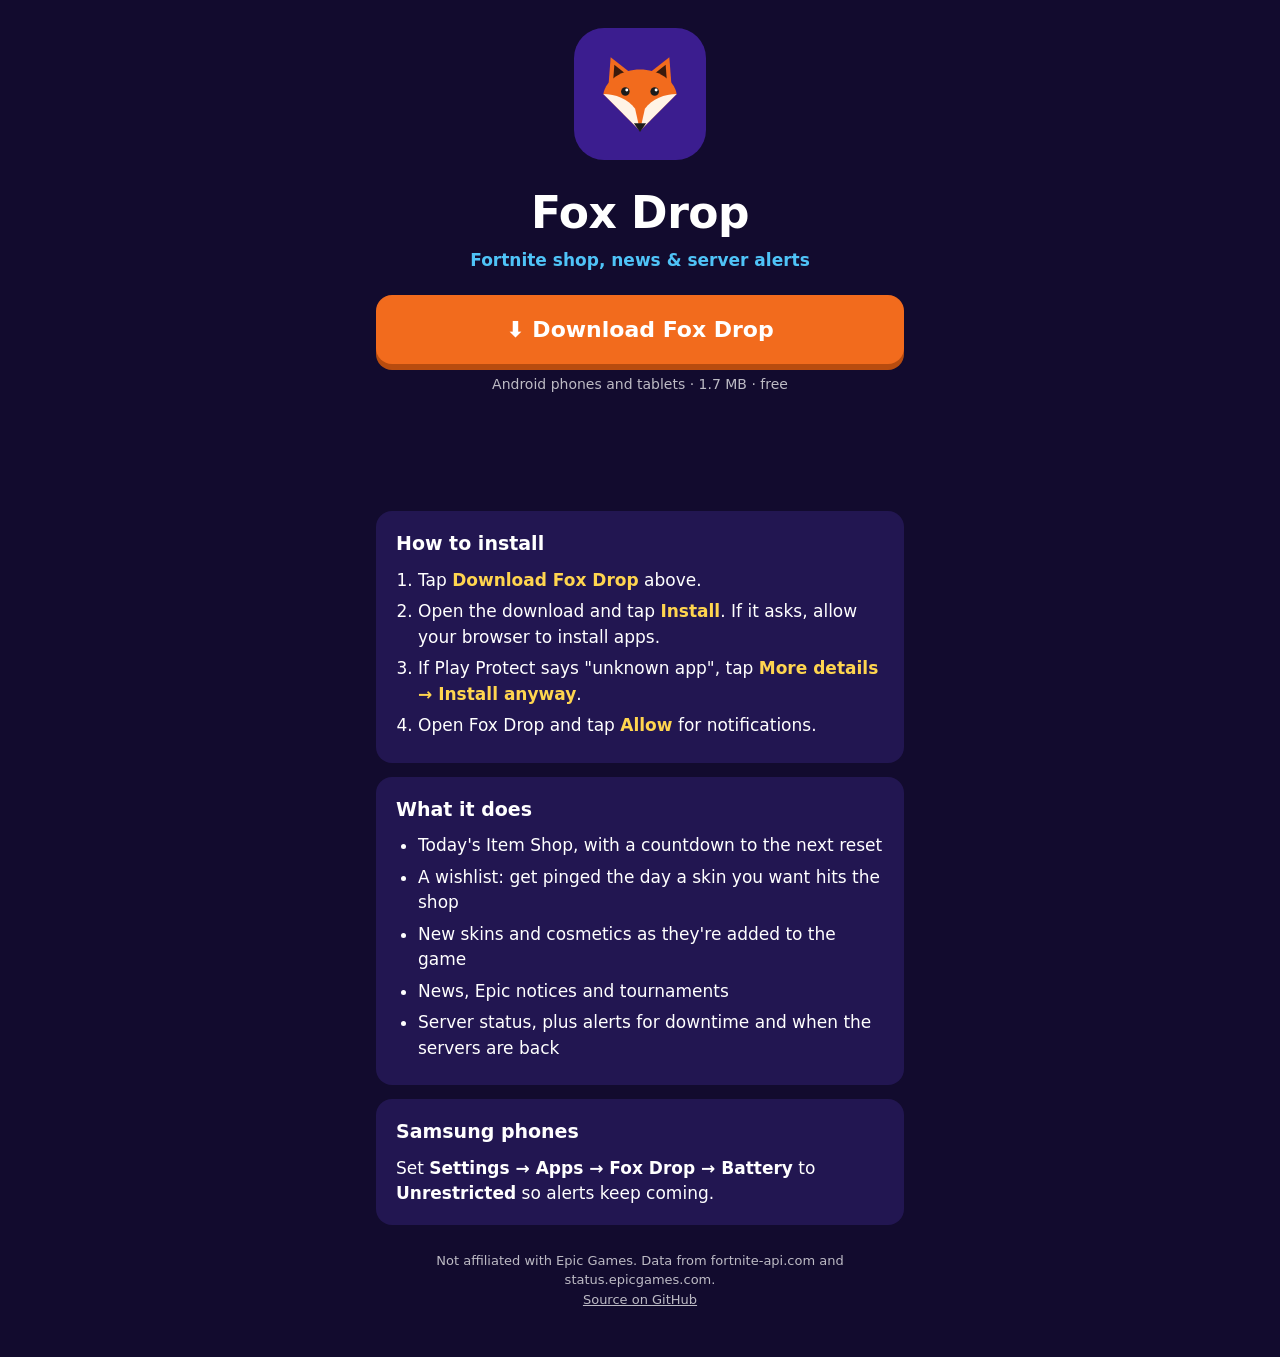
<file: docs/index.html>
<!doctype html>
<html lang="en">
<head>
<meta charset="utf-8">
<meta name="viewport" content="width=device-width, initial-scale=1">
<title>Fox Drop</title>
<meta name="description" content="Fortnite Item Shop, news and server alerts for Android.">
<meta property="og:title" content="Fox Drop 🦊">
<meta property="og:description" content="Fortnite Item Shop, news and server alerts for Android. Tap to install.">
<meta property="og:image" content="https://lateraldamage.github.io/fox-drop/preview.png">
<meta property="og:image:width" content="1200">
<meta property="og:image:height" content="630">
<meta property="og:url" content="https://lateraldamage.github.io/fox-drop/">
<meta property="og:type" content="website">
<meta name="twitter:card" content="summary_large_image">
<meta name="theme-color" content="#120B2E">
<link rel="icon" href="icon.svg" type="image/svg+xml">
<style>
  :root { --night:#120B2E; --panel:#221651; --fox:#F26B1D; --sky:#4FC3F7; --text:#fff; --dim:rgba(255,255,255,.72); }
  * { box-sizing: border-box; }
  body { margin:0; background:var(--night); color:var(--text);
         font: 17px/1.5 system-ui, -apple-system, "Segoe UI", Roboto, sans-serif; }
  main { max-width: 560px; margin: 0 auto; padding: 28px 16px 48px; }
  .hero { text-align:center; }
  .hero svg { width: 132px; height: 132px; border-radius: 30px; background:#3B1D8F; }
  h1 { font-size: 44px; font-weight: 900; margin: 12px 0 0; letter-spacing: -.5px; }
  .tag { color: var(--sky); font-weight: 700; margin: 2px 0 22px; }
  .get { display:block; text-align:center; background:var(--fox); color:#fff; text-decoration:none;
         font-weight:900; font-size:22px; padding:18px; border-radius:16px;
         box-shadow: 0 6px 0 #B84C0F; }
  .get:active { transform: translateY(4px); box-shadow: 0 2px 0 #B84C0F; }
  .small { text-align:center; color:var(--dim); font-size:14px; margin:10px 0 28px; }
  .card { background:var(--panel); border-radius:16px; padding:18px 20px; margin-bottom:14px; }
  h2 { font-size: 19px; margin: 0 0 10px; }
  ol, ul { margin:0; padding-left: 22px; }
  li { margin: 6px 0; }
  li b { color: #FFD54F; }
  .run { overflow:hidden; height:70px; position:relative; margin: 8px 0 18px; }
  .run img { position:absolute; height:70px; left:-160px; animation: dash 3.2s linear infinite; }
  @keyframes dash { to { left: 110%; } }
  @media (prefers-reduced-motion: reduce) { .run img { animation:none; left: calc(50% - 67px); } }
  footer { color:var(--dim); font-size:13px; text-align:center; margin-top:26px; }
  footer a { color: var(--dim); }
</style>
</head>
<body>
<main>
  <div class="hero">
    <!-- Same fox head as the app icon -->
    <svg viewBox="0 0 108 108" role="img" aria-label="Fox Drop icon">
      <path fill="#F26B1D" d="M28,50 L30,24 L48,38 Z"/><path fill="#F26B1D" d="M80,50 L78,24 L60,38 Z"/>
      <path fill="#3A1A0C" d="M32,44 L33,30 L43,38 Z"/><path fill="#3A1A0C" d="M76,44 L75,30 L65,38 Z"/>
      <path fill="#F26B1D" d="M54,34 C68,34 82,42 84,54 L54,84 L24,54 C26,42 40,34 54,34 Z"/>
      <path fill="#FFF4E6" d="M24,54 C34,54 44,58 50,66 L54,84 Z"/><path fill="#FFF4E6" d="M84,54 C74,54 64,58 58,66 L54,84 Z"/>
      <circle fill="#1B1B1B" cx="42" cy="52" r="3.5"/><circle fill="#1B1B1B" cx="66" cy="52" r="3.5"/>
      <circle fill="#fff" cx="43.2" cy="50.8" r="1.2"/><circle fill="#fff" cx="67.2" cy="50.8" r="1.2"/>
      <path fill="#1B1B1B" d="M49,78 L59,78 L54,85 Z"/>
    </svg>
    <h1>Fox Drop</h1>
    <p class="tag">Fortnite shop, news &amp; server alerts</p>
  </div>

  <a class="get" href="https://github.com/LateralDamage/fox-drop/releases/latest/download/FoxDrop.apk">⬇ Download Fox Drop</a>
  <p class="small">Android phones and tablets · 1.7 MB · free</p>

  <div class="run" aria-hidden="true"><img src="fox-run.png" alt=""></div>

  <div class="card">
    <h2>How to install</h2>
    <ol>
      <li>Tap <b>Download Fox Drop</b> above.</li>
      <li>Open the download and tap <b>Install</b>. If it asks, allow your browser to install apps.</li>
      <li>If Play Protect says "unknown app", tap <b>More details → Install anyway</b>.</li>
      <li>Open Fox Drop and tap <b>Allow</b> for notifications.</li>
    </ol>
  </div>

  <div class="card">
    <h2>What it does</h2>
    <ul>
      <li>Today's Item Shop, with a countdown to the next reset</li>
      <li>A wishlist: get pinged the day a skin you want hits the shop</li>
      <li>New skins and cosmetics as they're added to the game</li>
      <li>News, Epic notices and tournaments</li>
      <li>Server status, plus alerts for downtime and when the servers are back</li>
    </ul>
  </div>

  <div class="card">
    <h2>Samsung phones</h2>
    <p style="margin:0">Set <b>Settings → Apps → Fox Drop → Battery</b> to <b>Unrestricted</b> so alerts keep coming.</p>
  </div>

  <footer>Not affiliated with Epic Games. Data from fortnite-api.com and status.epicgames.com.<br>
    <a href="https://github.com/LateralDamage/fox-drop">Source on GitHub</a></footer>
</main>
</body>
</html>
</file>
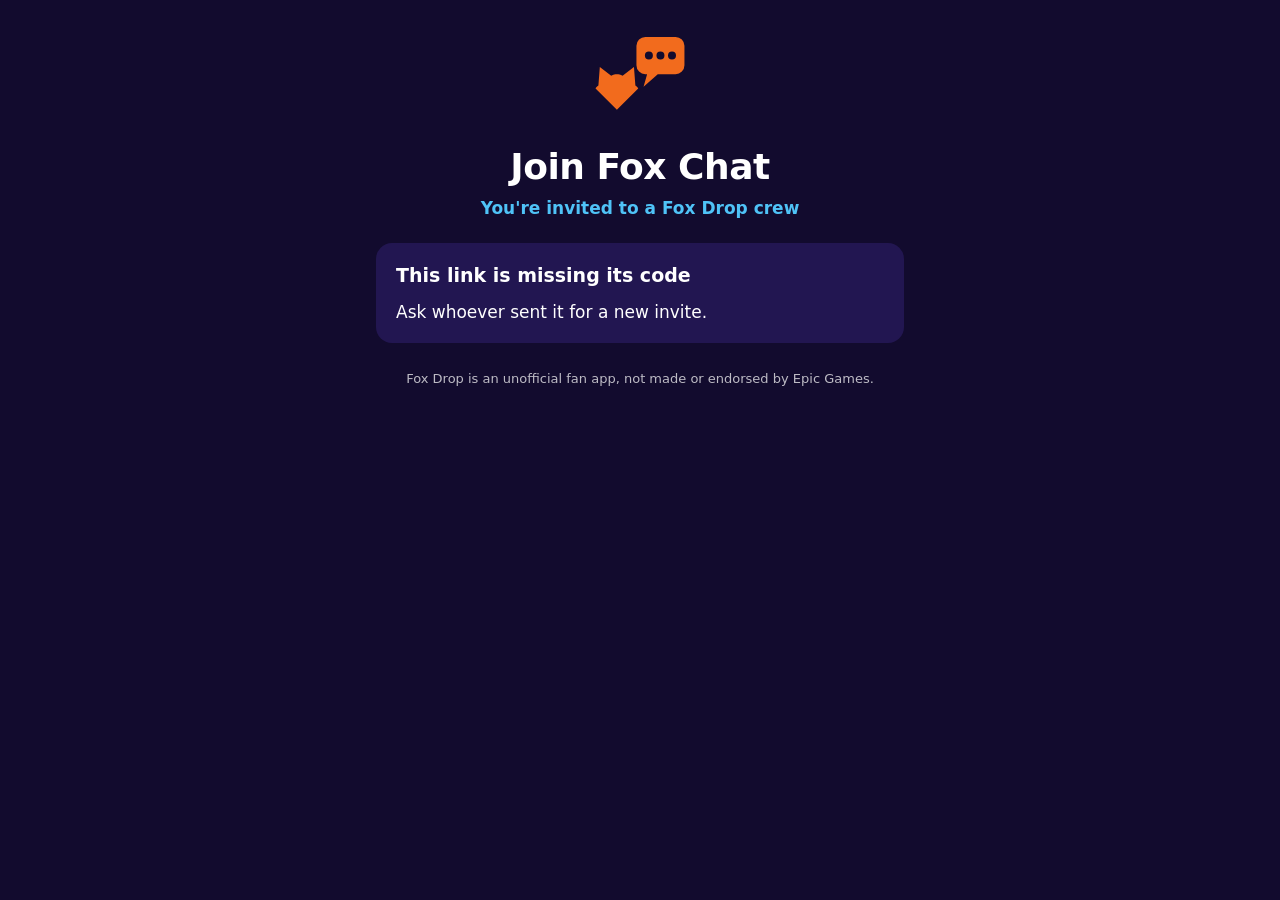
<file: docs/join/index.html>
<!doctype html>
<html lang="en">
<head>
<meta charset="utf-8">
<meta name="viewport" content="width=device-width, initial-scale=1">
<title>Join Fox Chat</title>
<meta name="description" content="You're invited to a Fox Chat crew in Fox Drop.">
<meta property="og:title" content="Join my Fox Chat crew 🦊">
<meta property="og:description" content="Tap to join the chat in Fox Drop.">
<meta property="og:image" content="https://lateraldamage.github.io/fox-drop/preview.png">
<meta property="og:image:width" content="1200">
<meta property="og:image:height" content="630">
<meta property="og:url" content="https://lateraldamage.github.io/fox-drop/join/">
<meta property="og:type" content="website">
<meta name="twitter:card" content="summary_large_image">
<meta name="robots" content="noindex">
<meta name="theme-color" content="#120B2E">
<link rel="icon" href="../icon.svg" type="image/svg+xml">
<style>
  :root { --night:#120B2E; --panel:#221651; --fox:#F26B1D; --sky:#4FC3F7; --text:#fff; --dim:rgba(255,255,255,.72); }
  * { box-sizing: border-box; }
  body { margin:0; background:var(--night); color:var(--text);
         font: 17px/1.5 system-ui, -apple-system, "Segoe UI", Roboto, sans-serif; }
  main { max-width: 560px; margin: 0 auto; padding: 28px 16px 48px; }
  .hero { text-align:center; }
  .hero img { width: 96px; height: 96px; }
  h1 { font-size: 36px; font-weight: 900; margin: 8px 0 0; letter-spacing: -.5px; }
  .tag { color: var(--sky); font-weight: 700; margin: 2px 0 22px; }
  .get { display:block; text-align:center; background:var(--fox); color:#fff; text-decoration:none; border:0; width:100%;
         font: inherit; font-weight:900; font-size:22px; padding:18px; border-radius:16px; cursor:pointer;
         box-shadow: 0 6px 0 #B84C0F; }
  .get:active { transform: translateY(4px); box-shadow: 0 2px 0 #B84C0F; }
  .alt { display:block; text-align:center; color:var(--sky); font-weight:700; margin:16px 0 0; }
  .small { text-align:center; color:var(--dim); font-size:14px; margin:10px 0 24px; }
  .card { background:var(--panel); border-radius:16px; padding:18px 20px; margin-bottom:14px; }
  h2 { font-size: 19px; margin: 0 0 10px; }
  ol { margin:0; padding-left: 22px; }
  li { margin: 6px 0; }
  li b { color: #FFD54F; }
  .code { display:flex; gap:10px; align-items:center; }
  .code output { flex:1; min-width:0; overflow-wrap:anywhere; font: 700 22px/1.3 ui-monospace, Consolas, monospace;
                 background:var(--night); border-radius:10px; padding:10px 12px; }
  .code button { font: inherit; font-weight:700; background:transparent; color:var(--sky);
                 border:2px solid var(--sky); border-radius:10px; padding:8px 14px; cursor:pointer; }
  [hidden] { display:none !important; }
  footer { color:var(--dim); font-size:13px; text-align:center; margin-top:26px; }
</style>
</head>
<body>
<main>
  <div class="hero">
    <img src="../app/fox-chat.svg" alt="">
    <h1>Join Fox Chat</h1>
    <p class="tag">You're invited to a Fox Drop crew</p>
  </div>

  <div id="nocode" class="card" hidden>
    <h2>This link is missing its code</h2>
    <p style="margin:0">Ask whoever sent it for a new invite.</p>
  </div>

  <div id="invite" hidden>
    <!-- Android: hand the code to the app. With no app that knows foxdrop://, Chrome comes back here with ?noapp. -->
    <div id="android" hidden>
      <a class="get" id="open" href="#">🦊 Open Fox Chat</a>
      <p class="small">Opens Fox Drop with your invite code filled in</p>
    </div>
    <div id="noapp" class="card" hidden>
      <h2>Get Fox Drop first</h2>
      <ol>
        <li>Tap <b>Download Fox Drop</b>, open the file and tap <b>Install</b> (or <b>Update</b>).</li>
        <li>Come back to your text or email and tap the invite link again.</li>
      </ol>
      <p style="margin:14px 0 0"><a class="get" href="https://github.com/LateralDamage/fox-drop/releases/latest/download/FoxDrop.apk">⬇ Download Fox Drop</a></p>
    </div>
    <div id="web" hidden>
      <a class="get" id="openweb" href="../app/?tab=chat">🦊 Open Fox Chat on the web</a>
      <p class="small">Works in any browser on a computer, iPhone or iPad</p>
    </div>

    <div class="card">
      <h2>Your invite code</h2>
      <div class="code"><output id="code"></output><button id="copy" type="button">Copy</button></div>
      <p style="margin:12px 0 0;color:var(--dim);font-size:15px">If the button doesn't work: open Fox Drop, go to the <b style="color:#FFD54F">Chat</b> tab,
        pick a nickname and type this code.</p>
    </div>
    <a class="alt" id="webalt" href="../app/?tab=chat">Or use Fox Chat on the web instead</a>
  </div>

  <footer>Fox Drop is an unofficial fan app, not made or endorsed by Epic Games.</footer>
</main>
<script>
  // The code rides in the #fragment, which browsers never send to the server.
  const code = decodeURIComponent(location.hash.slice(1)).trim();
  const show = (id, on = true) => { document.getElementById(id).hidden = !on; };
  if (!code) {
    show('nocode');
  } else {
    show('invite');
    document.getElementById('code').textContent = code;
    const enc = encodeURIComponent(code);
    const web = '../app/?tab=chat#invite=' + enc;
    document.getElementById('openweb').href = web;
    document.getElementById('webalt').href = web;
    if (/Android/i.test(navigator.userAgent)) {
      const back = location.origin + location.pathname + '?noapp#' + enc;
      document.getElementById('open').href =
        'intent://join?code=' + enc + '#Intent;scheme=foxdrop;S.browser_fallback_url=' + encodeURIComponent(back) + ';end';
      if (new URLSearchParams(location.search).has('noapp')) show('noapp'); else show('android');
    } else {
      show('web');
      show('webalt', false);
    }
    document.getElementById('copy').onclick = async (e) => {
      try { await navigator.clipboard.writeText(code); e.target.textContent = 'Copied!'; }
      catch { getSelection().selectAllChildren(document.getElementById('code')); }
    };
  }
</script>
</body>
</html>
</file>
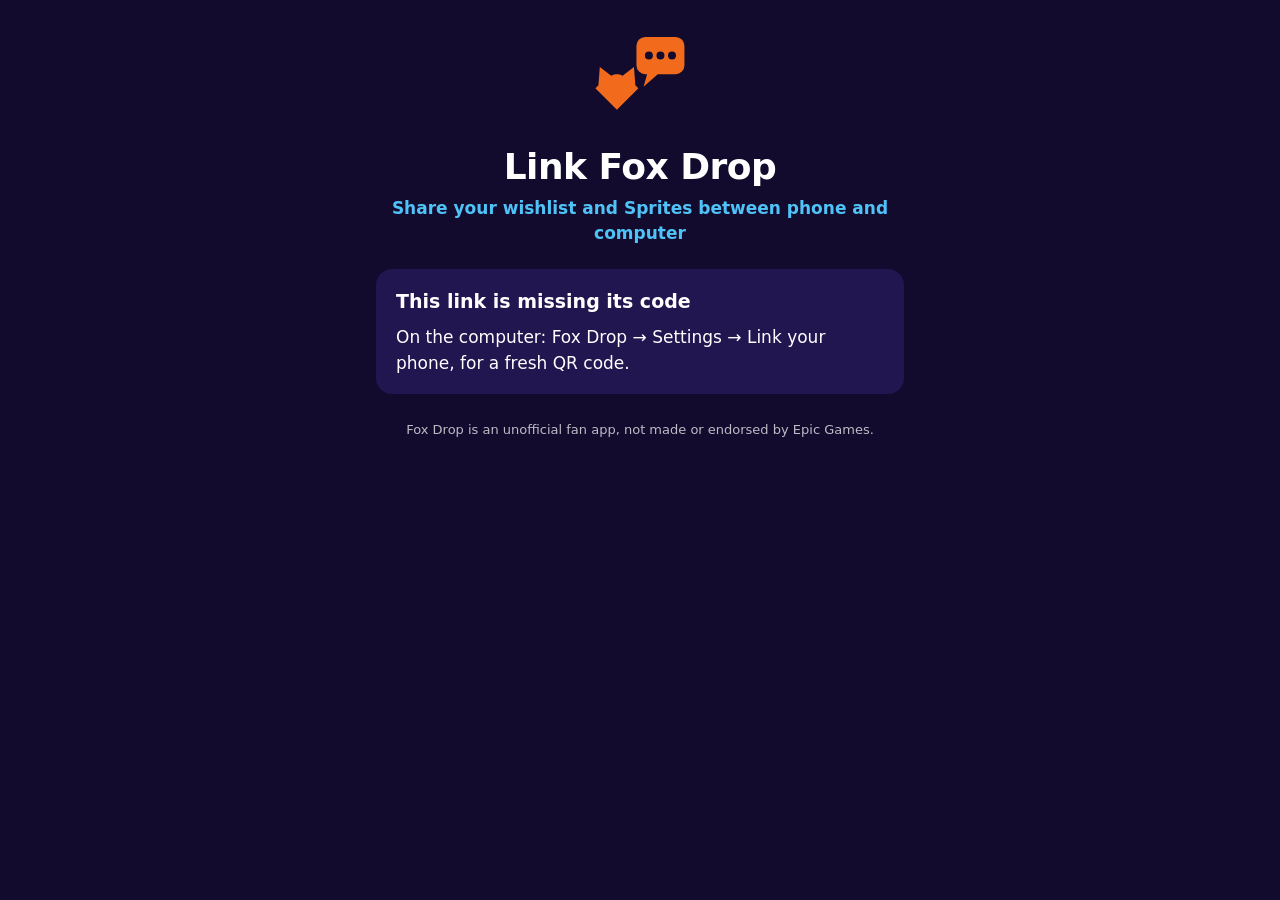
<file: docs/link/index.html>
<!doctype html>
<html lang="en">
<head>
<meta charset="utf-8">
<meta name="viewport" content="width=device-width, initial-scale=1">
<title>Link Fox Drop</title>
<meta name="description" content="Link Fox Drop on your phone and computer.">
<meta property="og:title" content="Fox Drop 🦊">
<meta property="og:description" content="Fortnite shop, news, Sprites and alerts on your phone and computer.">
<meta property="og:image" content="https://lateraldamage.github.io/fox-drop/preview.png">
<meta property="og:image:width" content="1200">
<meta property="og:image:height" content="630">
<meta property="og:url" content="https://lateraldamage.github.io/fox-drop/link/">
<meta property="og:type" content="website">
<meta name="twitter:card" content="summary_large_image">
<meta name="robots" content="noindex">
<meta name="theme-color" content="#120B2E">
<link rel="icon" href="../icon.svg" type="image/svg+xml">
<style>
  :root { --night:#120B2E; --panel:#221651; --fox:#F26B1D; --sky:#4FC3F7; --text:#fff; --dim:rgba(255,255,255,.72); }
  * { box-sizing: border-box; }
  body { margin:0; background:var(--night); color:var(--text);
         font: 17px/1.5 system-ui, -apple-system, "Segoe UI", Roboto, sans-serif; }
  main { max-width: 560px; margin: 0 auto; padding: 28px 16px 48px; }
  .hero { text-align:center; }
  .hero img { width: 96px; height: 96px; }
  h1 { font-size: 36px; font-weight: 900; margin: 8px 0 0; letter-spacing: -.5px; }
  .tag { color: var(--sky); font-weight: 700; margin: 2px 0 22px; }
  .get { display:block; text-align:center; background:var(--fox); color:#fff; text-decoration:none; border:0; width:100%;
         font: inherit; font-weight:900; font-size:22px; padding:18px; border-radius:16px; cursor:pointer;
         box-shadow: 0 6px 0 #B84C0F; }
  .get:active { transform: translateY(4px); box-shadow: 0 2px 0 #B84C0F; }
  .alt { display:block; text-align:center; color:var(--sky); font-weight:700; margin:16px 0 0; }
  .small { text-align:center; color:var(--dim); font-size:14px; margin:10px 0 24px; }
  .card { background:var(--panel); border-radius:16px; padding:18px 20px; margin-bottom:14px; }
  h2 { font-size: 19px; margin: 0 0 10px; }
  ol { margin:0; padding-left: 22px; }
  li { margin: 6px 0; }
  li b { color: #FFD54F; }
  .code { display:flex; gap:10px; align-items:center; }
  .code output { flex:1; min-width:0; overflow-wrap:anywhere; font: 700 22px/1.3 ui-monospace, Consolas, monospace;
                 background:var(--night); border-radius:10px; padding:10px 12px; }
  .code button { font: inherit; font-weight:700; background:transparent; color:var(--sky);
                 border:2px solid var(--sky); border-radius:10px; padding:8px 14px; cursor:pointer; }
  [hidden] { display:none !important; }
  footer { color:var(--dim); font-size:13px; text-align:center; margin-top:26px; }
</style>
</head>
<body>
<main>
  <div class="hero">
    <img src="../app/fox-chat.svg" alt="">
    <h1>Link Fox Drop</h1>
    <p class="tag">Share your wishlist and Sprites between phone and computer</p>
  </div>

  <div id="nocode" class="card" hidden>
    <h2>This link is missing its code</h2>
    <p style="margin:0">On the computer: Fox Drop → Settings → Link your phone, for a fresh QR code.</p>
  </div>

  <div id="invite" hidden>
    <div id="android" hidden>
      <a class="get" id="open" href="#">🦊 Link in Fox Drop</a>
      <p class="small">Opens Fox Drop on this phone and asks before linking</p>
    </div>
    <div id="noapp" class="card" hidden>
      <h2>Get Fox Drop first</h2>
      <ol>
        <li>Tap <b>Download Fox Drop</b>, open the file and tap <b>Install</b> (or <b>Update</b>).</li>
        <li>Open Fox Drop → ⚙ → <b>Scan QR code</b> and scan the code on the computer again.</li>
      </ol>
      <p style="margin:14px 0 0"><a class="get" href="https://github.com/LateralDamage/fox-drop/releases/latest/download/FoxDrop.apk">⬇ Download Fox Drop</a></p>
    </div>
    <div id="other" class="card" hidden>
      <h2>Scan this on an Android phone</h2>
      <p style="margin:0">This code links Fox Drop on an Android phone with Fox Drop on a computer. Open Fox Drop on the phone → ⚙ → <b>Scan QR code</b>.</p>
    </div>
  </div>

  <footer>Fox Drop is an unofficial fan app, not made or endorsed by Epic Games.</footer>
</main>
<script>
  // The one-time code rides in the #fragment, which browsers never send to the server.
  const code = location.hash.slice(1).trim();
  const show = (id, on = true) => { document.getElementById(id).hidden = !on; };
  if (!/^[A-Za-z0-9]{20,64}$/.test(code)) {
    show('nocode');
  } else {
    show('invite');
    if (/Android/i.test(navigator.userAgent)) {
      const back = location.origin + location.pathname + '?noapp#' + code;
      document.getElementById('open').href =
        'intent://link?code=' + code + '#Intent;scheme=foxdrop;S.browser_fallback_url=' + encodeURIComponent(back) + ';end';
      show(new URLSearchParams(location.search).has('noapp') ? 'noapp' : 'android');
    } else {
      show('other');
    }
  }
</script>
</body>
</html>
</file>
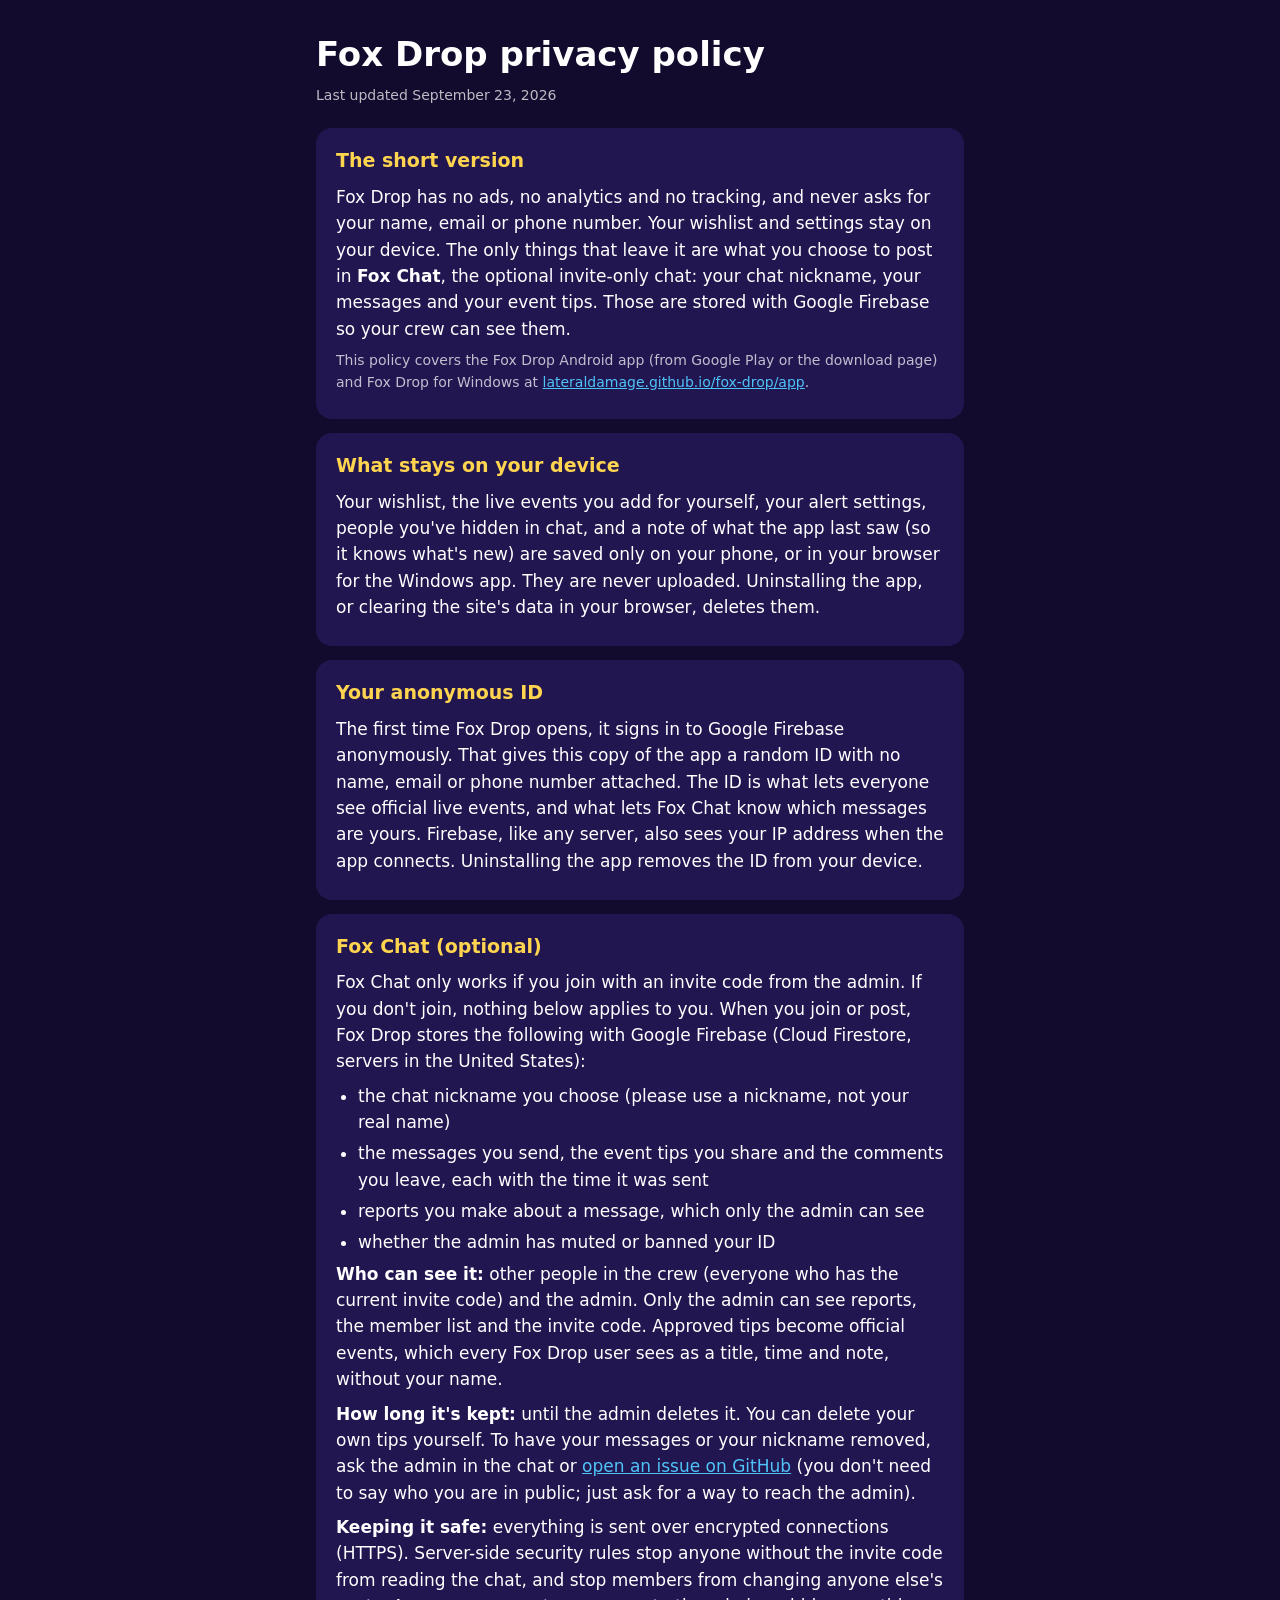
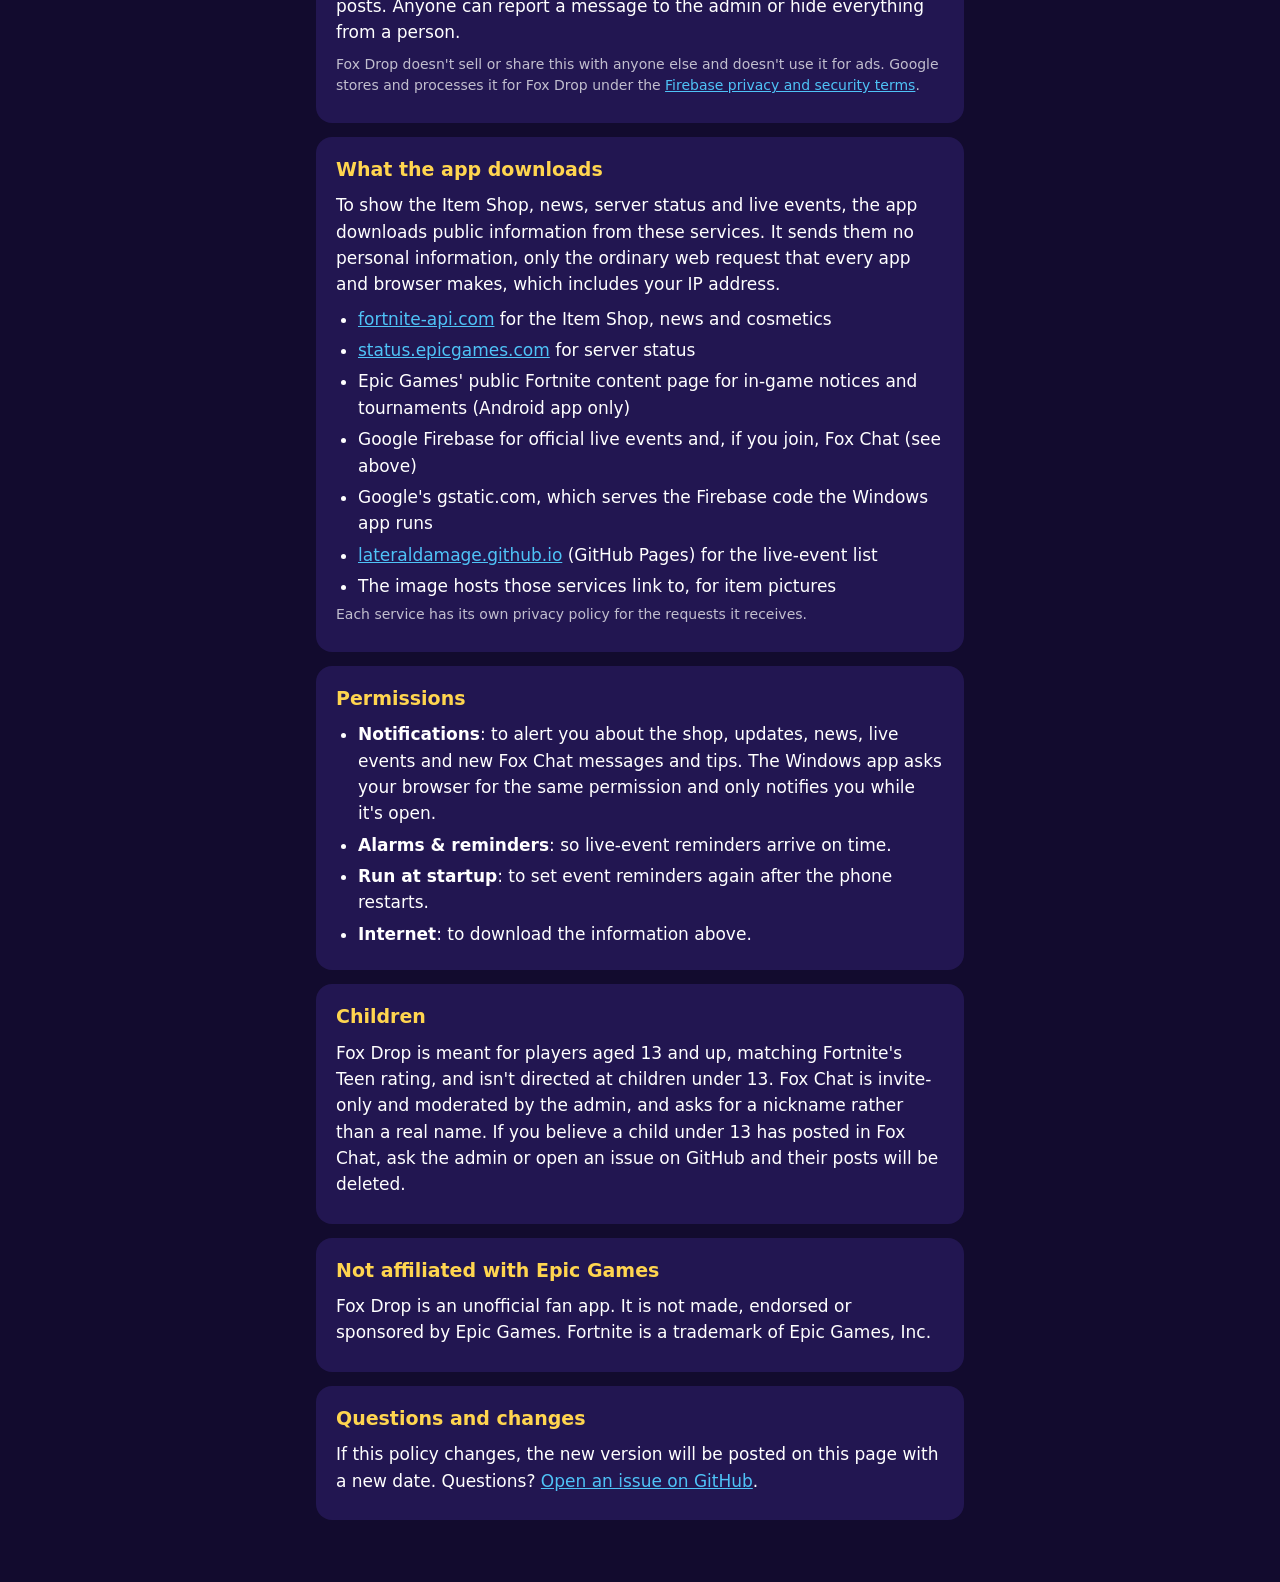
<file: docs/privacy.html>
<!doctype html>
<html lang="en">
<head>
<meta charset="utf-8">
<meta name="viewport" content="width=device-width, initial-scale=1">
<title>Fox Drop Privacy</title>
<meta name="description" content="Privacy policy for Fox Drop on Android and Windows, including Fox Chat.">
<meta name="theme-color" content="#120B2E">
<link rel="icon" href="icon.svg" type="image/svg+xml">
<style>
  :root { --night:#120B2E; --panel:#221651; --fox:#F26B1D; --sky:#4FC3F7; --text:#fff; --dim:rgba(255,255,255,.72); }
  * { box-sizing: border-box; }
  body { margin:0; background:var(--night); color:var(--text);
         font: 17px/1.55 system-ui, -apple-system, "Segoe UI", Roboto, sans-serif; }
  main { max-width: 680px; margin: 0 auto; padding: 28px 16px 48px; }
  h1 { font-size: 34px; font-weight: 900; margin: 0 0 4px; }
  .date { color: var(--dim); font-size: 14px; margin: 0 0 22px; }
  .card { background:var(--panel); border-radius:16px; padding:18px 20px; margin-bottom:14px; }
  h2 { font-size: 19px; margin: 0 0 8px; color: #FFD54F; }
  p { margin: 0 0 8px; }
  ul { margin: 0; padding-left: 22px; }
  li { margin: 5px 0; }
  a { color: var(--sky); }
  .fine { color: var(--dim); font-size: 14px; }
</style>
</head>
<body>
<main>
  <h1>Fox Drop privacy policy</h1>
  <p class="date">Last updated September 23, 2026</p>

  <div class="card">
    <h2>The short version</h2>
    <p>Fox Drop has no ads, no analytics and no tracking, and never asks for your name, email or phone number.
      Your wishlist and settings stay on your device. The only things that leave it are what you choose to post in
      <b>Fox Chat</b>, the optional invite-only chat: your chat nickname, your messages and your event tips.
      Those are stored with Google Firebase so your crew can see them.</p>
    <p class="fine">This policy covers the Fox Drop Android app (from Google Play or the download page) and
      Fox Drop for Windows at <a href="https://lateraldamage.github.io/fox-drop/app/">lateraldamage.github.io/fox-drop/app</a>.</p>
  </div>

  <div class="card">
    <h2>What stays on your device</h2>
    <p>Your wishlist, the live events you add for yourself, your alert settings, people you've hidden in chat, and a note
      of what the app last saw (so it knows what's new) are saved only on your phone, or in your browser for the Windows app.
      They are never uploaded. Uninstalling the app, or clearing the site's data in your browser, deletes them.</p>
  </div>

  <div class="card">
    <h2>Your anonymous ID</h2>
    <p>The first time Fox Drop opens, it signs in to Google Firebase anonymously. That gives this copy of the app a random
      ID with no name, email or phone number attached. The ID is what lets everyone see official live events,
      and what lets Fox Chat know which messages are yours. Firebase, like any server, also sees your IP address when
      the app connects. Uninstalling the app removes the ID from your device.</p>
  </div>

  <div class="card">
    <h2>Fox Chat (optional)</h2>
    <p>Fox Chat only works if you join with an invite code from the admin. If you don't join, nothing below applies to you.
      When you join or post, Fox Drop stores the following with Google Firebase (Cloud Firestore, servers in the United States):</p>
    <ul>
      <li>the chat nickname you choose (please use a nickname, not your real name)</li>
      <li>the messages you send, the event tips you share and the comments you leave, each with the time it was sent</li>
      <li>reports you make about a message, which only the admin can see</li>
      <li>whether the admin has muted or banned your ID</li>
    </ul>
    <p><b>Who can see it:</b> other people in the crew (everyone who has the current invite code) and the admin.
      Only the admin can see reports, the member list and the invite code. Approved tips become official events,
      which every Fox Drop user sees as a title, time and note, without your name.</p>
    <p><b>How long it's kept:</b> until the admin deletes it. You can delete your own tips yourself. To have your messages
      or your nickname removed, ask the admin in the chat or <a href="https://github.com/LateralDamage/fox-drop/issues">open an issue on GitHub</a>
      (you don't need to say who you are in public; just ask for a way to reach the admin).</p>
    <p><b>Keeping it safe:</b> everything is sent over encrypted connections (HTTPS). Server-side security rules stop anyone
      without the invite code from reading the chat, and stop members from changing anyone else's posts.
      Anyone can report a message to the admin or hide everything from a person.</p>
    <p class="fine">Fox Drop doesn't sell or share this with anyone else and doesn't use it for ads. Google stores and processes it
      for Fox Drop under the <a href="https://firebase.google.com/support/privacy">Firebase privacy and security terms</a>.</p>
  </div>

  <div class="card">
    <h2>What the app downloads</h2>
    <p>To show the Item Shop, news, server status and live events, the app downloads public information from these services. It sends them no personal information, only the ordinary web request that every app and browser makes, which includes your IP address.</p>
    <ul>
      <li><a href="https://fortnite-api.com">fortnite-api.com</a> for the Item Shop, news and cosmetics</li>
      <li><a href="https://status.epicgames.com">status.epicgames.com</a> for server status</li>
      <li>Epic Games' public Fortnite content page for in-game notices and tournaments (Android app only)</li>
      <li>Google Firebase for official live events and, if you join, Fox Chat (see above)</li>
      <li>Google's gstatic.com, which serves the Firebase code the Windows app runs</li>
      <li><a href="https://lateraldamage.github.io/fox-drop/">lateraldamage.github.io</a> (GitHub Pages) for the live-event list</li>
      <li>The image hosts those services link to, for item pictures</li>
    </ul>
    <p class="fine">Each service has its own privacy policy for the requests it receives.</p>
  </div>

  <div class="card">
    <h2>Permissions</h2>
    <ul>
      <li><b>Notifications</b>: to alert you about the shop, updates, news, live events and new Fox Chat messages and tips.
        The Windows app asks your browser for the same permission and only notifies you while it's open.</li>
      <li><b>Alarms &amp; reminders</b>: so live-event reminders arrive on time.</li>
      <li><b>Run at startup</b>: to set event reminders again after the phone restarts.</li>
      <li><b>Internet</b>: to download the information above.</li>
    </ul>
  </div>

  <div class="card">
    <h2>Children</h2>
    <p>Fox Drop is meant for players aged 13 and up, matching Fortnite's Teen rating, and isn't directed at children under 13.
      Fox Chat is invite-only and moderated by the admin, and asks for a nickname rather than a real name.
      If you believe a child under 13 has posted in Fox Chat, ask the admin or open an issue on GitHub and their posts will be deleted.</p>
  </div>

  <div class="card">
    <h2>Not affiliated with Epic Games</h2>
    <p>Fox Drop is an unofficial fan app. It is not made, endorsed or sponsored by Epic Games. Fortnite is a trademark of Epic Games, Inc.</p>
  </div>

  <div class="card">
    <h2>Questions and changes</h2>
    <p>If this policy changes, the new version will be posted on this page with a new date. Questions? <a href="https://github.com/LateralDamage/fox-drop/issues">Open an issue on GitHub</a>.</p>
  </div>
</main>
</body>
</html>
</file>
